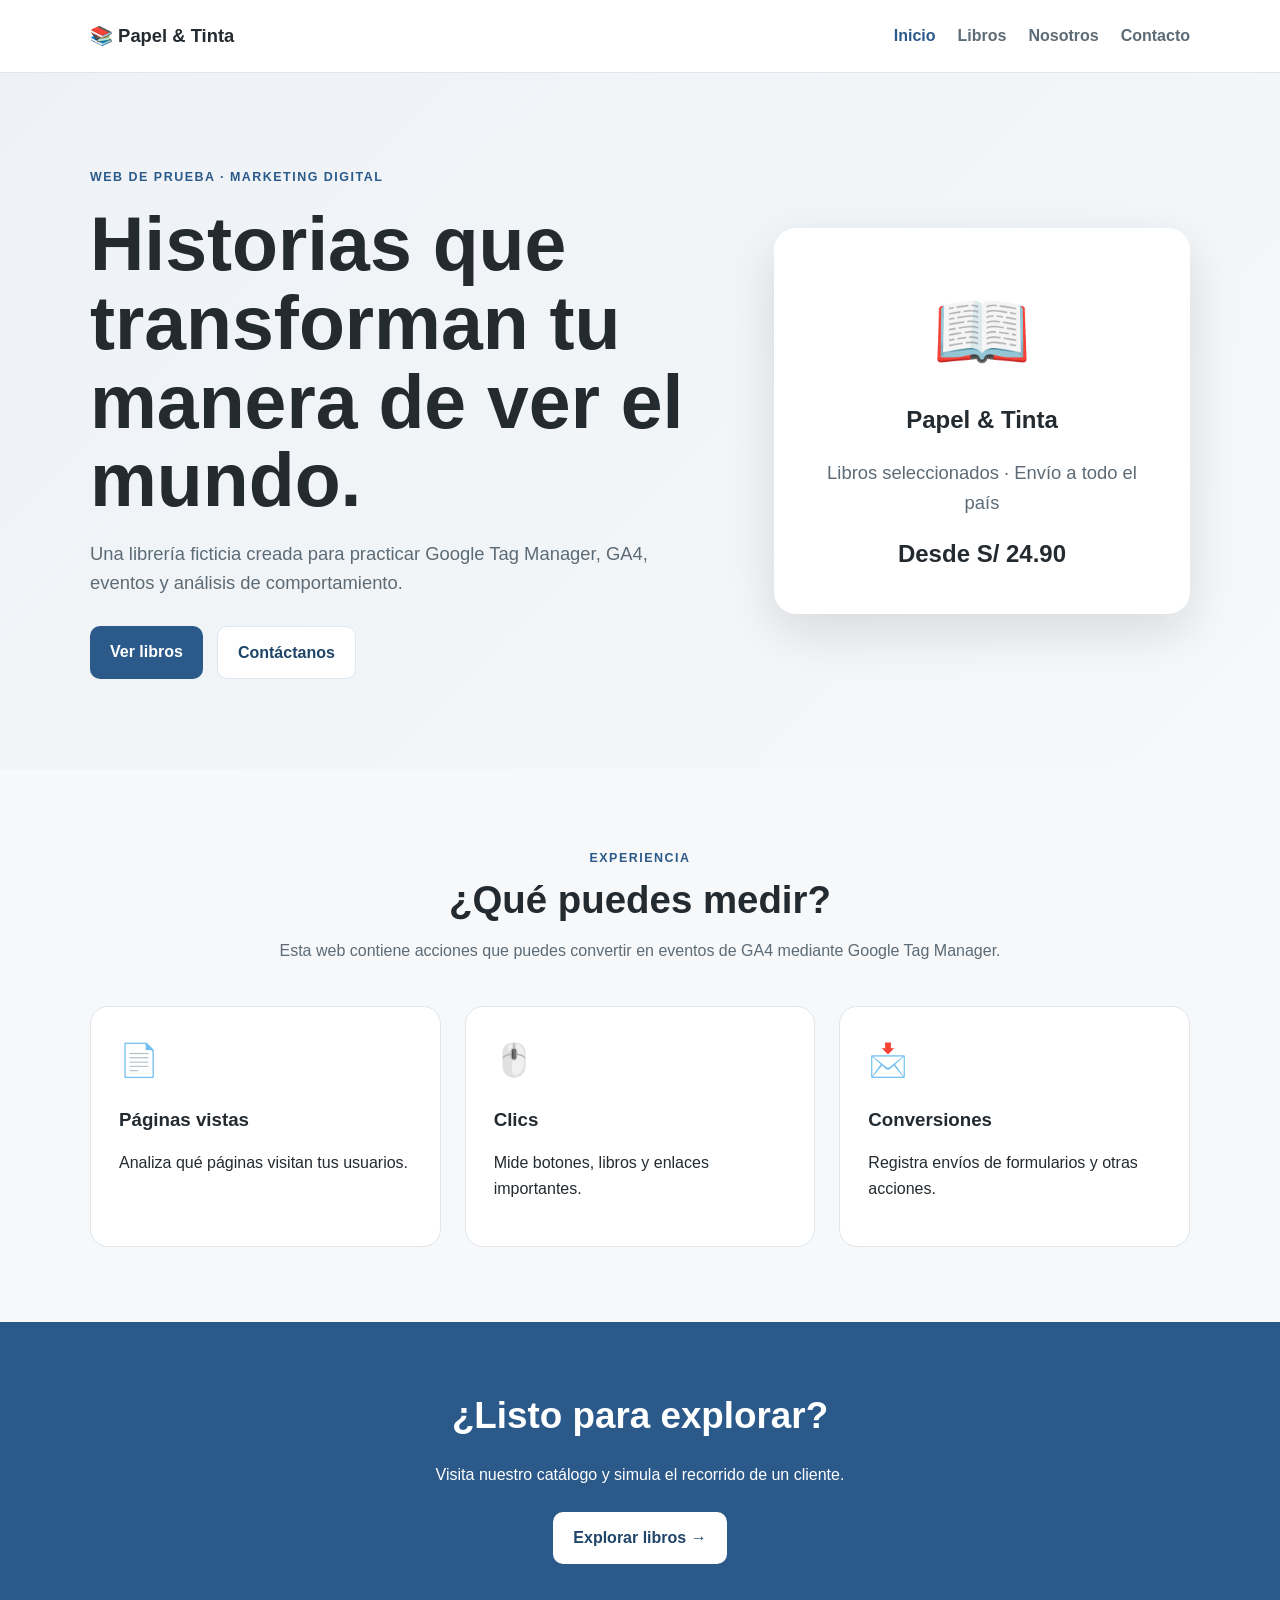
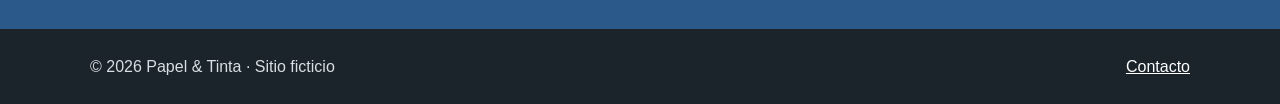
<file: index.html>
<!DOCTYPE html>
<html lang="es">
<head>
  <meta charset="UTF-8">
  <meta name="viewport" content="width=device-width, initial-scale=1.0">
  <title>Papel & Tinta | Web de prueba</title>
  <link rel="stylesheet" href="css/style.css">
  <!-- Google Tag Manager -->
<script>(function(w,d,s,l,i){w[l]=w[l]||[];w[l].push({'gtm.start':
new Date().getTime(),event:'gtm.js'});var f=d.getElementsByTagName(s)[0],
j=d.createElement(s),dl=l!='dataLayer'?'&l='+l:'';j.async=true;j.src=
'https://www.googletagmanager.com/gtm.js?id='+i+dl;f.parentNode.insertBefore(j,f);
})(window,document,'script','dataLayer','GTM-TW9PNZXG');</script>
<!-- End Google Tag Manager -->
<!-- TALLER GA4 + GTM: aquí podrás insertar posteriormente el código de Google Tag Manager -->
  <!-- Google tag (gtag.js) -->
<script async src="https://www.googletagmanager.com/gtag/js?id=G-SN4YZCFENQ"></script>
<script>
  window.dataLayer = window.dataLayer || [];
  function gtag(){dataLayer.push(arguments);}
  gtag('js', new Date());

  gtag('config', 'G-SN4YZCFENQ');
</script>
</head>
<body>
  <!-- Google Tag Manager (noscript) -->
<noscript><iframe src="https://www.googletagmanager.com/ns.html?id=GTM-TW9PNZXG"
height="0" width="0" style="display:none;visibility:hidden"></iframe></noscript>
<!-- End Google Tag Manager (noscript) -->

<header class="site-header"><nav class="nav container">
<a class="logo" href="index.html">📚 Papel & Tinta</a>
<div class="nav-links"><a class="active" href="index.html">Inicio</a><a href="productos.html">Libros</a><a href="nosotros.html">Nosotros</a><a href="contacto.html">Contacto</a></div>
</nav></header>

<main>
  <section class="hero">
    <div class="container hero-content">
      <div>
        <span class="badge">WEB DE PRUEBA · MARKETING DIGITAL</span>
        <h1>Historias que transforman tu manera de ver el mundo.</h1>
        <p>Una librería ficticia creada para practicar Google Tag Manager, GA4, eventos y análisis de comportamiento.</p>
        <div class="actions">
          <a class="btn primary" href="productos.html" id="btn-ver-productos">Ver libros</a>
          <a class="btn secondary" href="contacto.html" id="btn-contacto">Contáctanos</a>
        </div>
      </div>
      <div class="coffee-card">
        <div class="coffee-icon">📖</div>
        <h2>Papel & Tinta</h2>
        <p>Libros seleccionados · Envío a todo el país</p>
        <strong>Desde S/ 24.90</strong>
      </div>
    </div>
  </section>

  <section class="section">
    <div class="container">
      <div class="section-title">
        <span>Experiencia</span>
        <h2>¿Qué puedes medir?</h2>
        <p>Esta web contiene acciones que puedes convertir en eventos de GA4 mediante Google Tag Manager.</p>
      </div>
      <div class="grid three">
        <article class="feature"><div class="feature-icon">📄</div><h3>Páginas vistas</h3><p>Analiza qué páginas visitan tus usuarios.</p></article><article class="feature"><div class="feature-icon">🖱️</div><h3>Clics</h3><p>Mide botones, libros y enlaces importantes.</p></article><article class="feature"><div class="feature-icon">📩</div><h3>Conversiones</h3><p>Registra envíos de formularios y otras acciones.</p></article>
      </div>
    </div>
  </section>

  <section class="cta">
    <div class="container">
      <h2>¿Listo para explorar?</h2>
      <p>Visita nuestro catálogo y simula el recorrido de un cliente.</p>
      <a class="btn light" href="productos.html" id="btn-explorar">Explorar libros →</a>
    </div>
  </section>
</main>

<footer><div class="container footer-content"><span>© 2026 Papel & Tinta · Sitio ficticio</span><a href="contacto.html">Contacto</a></div></footer>
<script src="js/main.js"></script>
</body>
</html>
</file>
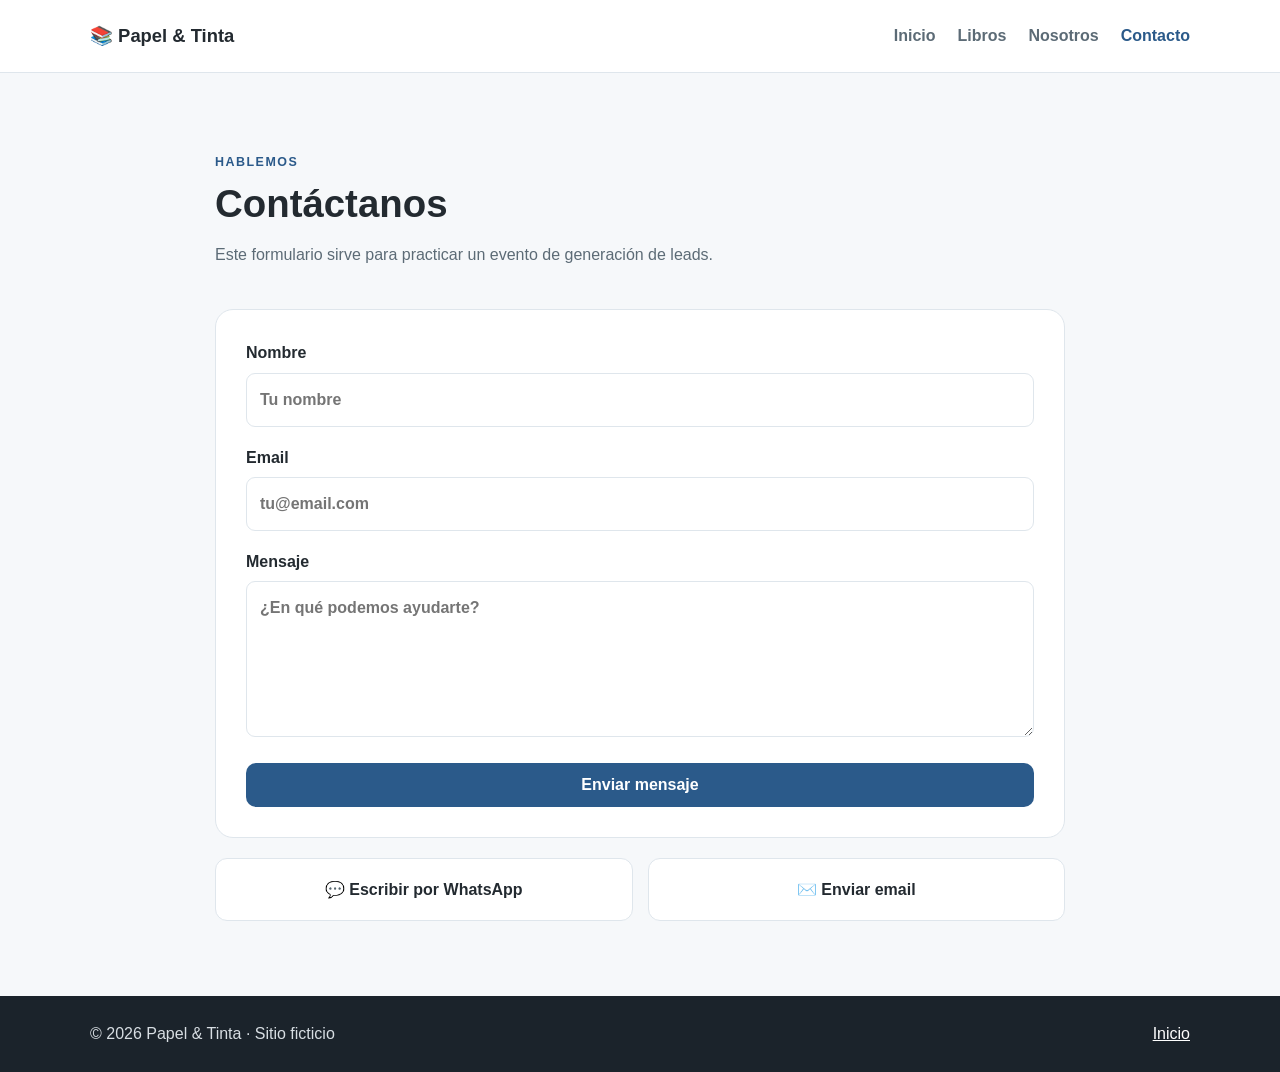
<file: contacto.html>
<!DOCTYPE html>
<html lang="es">
<head>
  <meta charset="UTF-8"><meta name="viewport" content="width=device-width, initial-scale=1.0">
  <title>Contacto | Papel & Tinta</title><link rel="stylesheet" href="css/style.css">
  <!-- Google Tag Manager -->
<script>(function(w,d,s,l,i){w[l]=w[l]||[];w[l].push({'gtm.start':
new Date().getTime(),event:'gtm.js'});var f=d.getElementsByTagName(s)[0],
j=d.createElement(s),dl=l!='dataLayer'?'&l='+l:'';j.async=true;j.src=
'https://www.googletagmanager.com/gtm.js?id='+i+dl;f.parentNode.insertBefore(j,f);
})(window,document,'script','dataLayer','GTM-TW9PNZXG');</script>
<!-- End Google Tag Manager -->

  <!-- Google tag (gtag.js) -->
<script async src="https://www.googletagmanager.com/gtag/js?id=G-SN4YZCFENQ"></script>
<script>
  window.dataLayer = window.dataLayer || [];
  function gtag(){dataLayer.push(arguments);}
  gtag('js', new Date());

  gtag('config', 'G-SN4YZCFENQ');
</script>
</head>
<body>
  <!-- Google Tag Manager (noscript) -->
<noscript><iframe src="https://www.googletagmanager.com/ns.html?id=GTM-TW9PNZXG"
height="0" width="0" style="display:none;visibility:hidden"></iframe></noscript>
<!-- End Google Tag Manager (noscript) -->

<header class="site-header"><nav class="nav container">
<a class="logo" href="index.html">📚 Papel & Tinta</a>
<div class="nav-links"><a href="index.html">Inicio</a><a href="productos.html">Libros</a><a href="nosotros.html">Nosotros</a><a class="active" href="contacto.html">Contacto</a></div>
</nav></header>
<main class="section">
<div class="container narrow">
<div class="section-title left"><span>Hablemos</span><h1>Contáctanos</h1><p>Este formulario sirve para practicar un evento de generación de leads.</p></div>
<form id="contact-form" class="contact-form">
<label>Nombre<input type="text" name="nombre" required placeholder="Tu nombre"></label>
<label>Email<input type="email" name="email" required placeholder="tu@email.com"></label>
<label>Mensaje<textarea name="mensaje" rows="5" required placeholder="¿En qué podemos ayudarte?"></textarea></label>
<button class="btn primary" type="submit" id="btn-enviar-formulario">Enviar mensaje</button>
</form>
<div id="form-success" class="success" hidden>¡Mensaje enviado! (Simulación para el taller.)</div>
<div class="contact-options">
<a href="https://wa.me/51999999991" target="_blank" rel="noopener" id="btn-whatsapp" class="option">💬 Escribir por WhatsApp</a>
<a href="mailto:contacto@papelytinta.test" id="btn-email" class="option">✉️ Enviar email</a>
</div>
</div>
</main>
<footer><div class="container footer-content"><span>© 2026 Papel & Tinta · Sitio ficticio</span><a href="index.html">Inicio</a></div></footer>
<script src="js/main.js"></script>
</body>
</html>
</file>
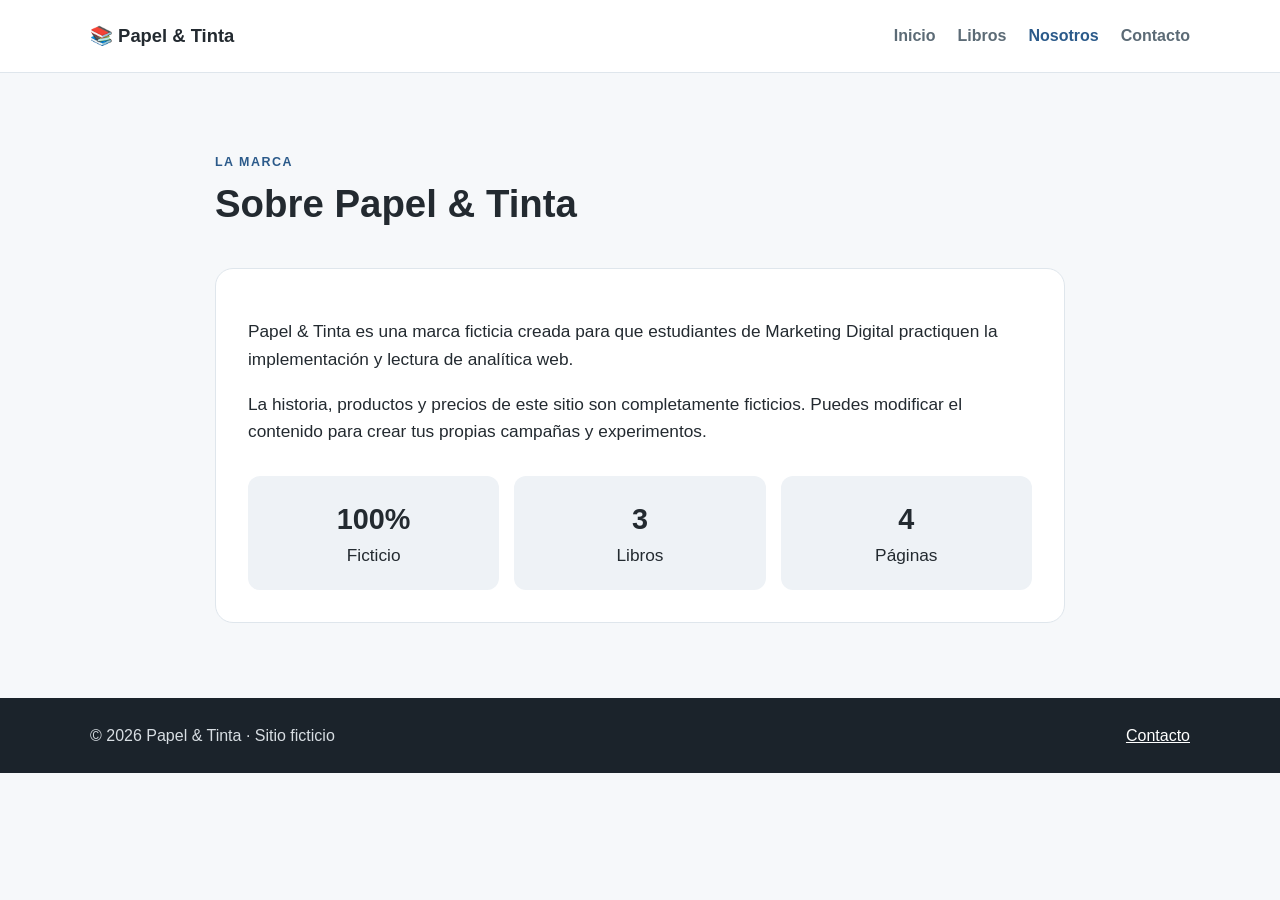
<file: nosotros.html>
<!DOCTYPE html>
<html lang="es">
<head>
  <meta charset="UTF-8"><meta name="viewport" content="width=device-width, initial-scale=1.0">
  <title>Nosotros | Papel & Tinta</title><link rel="stylesheet" href="css/style.css">
  <!-- Google Tag Manager -->
<script>(function(w,d,s,l,i){w[l]=w[l]||[];w[l].push({'gtm.start':
new Date().getTime(),event:'gtm.js'});var f=d.getElementsByTagName(s)[0],
j=d.createElement(s),dl=l!='dataLayer'?'&l='+l:'';j.async=true;j.src=
'https://www.googletagmanager.com/gtm.js?id='+i+dl;f.parentNode.insertBefore(j,f);
})(window,document,'script','dataLayer','GTM-TW9PNZXG');</script>
<!-- End Google Tag Manager -->

  <!-- Google tag (gtag.js) -->
<script async src="https://www.googletagmanager.com/gtag/js?id=G-SN4YZCFENQ"></script>
<script>
  window.dataLayer = window.dataLayer || [];
  function gtag(){dataLayer.push(arguments);}
  gtag('js', new Date());

  gtag('config', 'G-SN4YZCFENQ');
</script>
</head>
<body>
  
<!-- Google Tag Manager (noscript) -->
<noscript><iframe src="https://www.googletagmanager.com/ns.html?id=GTM-TW9PNZXG"
height="0" width="0" style="display:none;visibility:hidden"></iframe></noscript>
<!-- End Google Tag Manager (noscript) -->

<header class="site-header"><nav class="nav container">
<a class="logo" href="index.html">📚 Papel & Tinta</a>
<div class="nav-links"><a href="index.html">Inicio</a><a href="productos.html">Libros</a><a class="active" href="nosotros.html">Nosotros</a><a href="contacto.html">Contacto</a></div>
</nav></header>
<main class="section">
<div class="container narrow">
<div class="section-title left"><span>La marca</span><h1>Sobre Papel & Tinta</h1></div>
<div class="story"><p>Papel & Tinta es una marca ficticia creada para que estudiantes de Marketing Digital practiquen la implementación y lectura de analítica web.</p>
<p>La historia, productos y precios de este sitio son completamente ficticios. Puedes modificar el contenido para crear tus propias campañas y experimentos.</p>
<div class="stats"><div><strong>100%</strong><span>Ficticio</span></div><div><strong>3</strong><span>Libros</span></div><div><strong>4</strong><span>Páginas</span></div></div></div>
</div>
</main>
<footer><div class="container footer-content"><span>© 2026 Papel & Tinta · Sitio ficticio</span><a href="contacto.html">Contacto</a></div></footer>
<script src="js/main.js"></script>
</body>
</html>
</file>
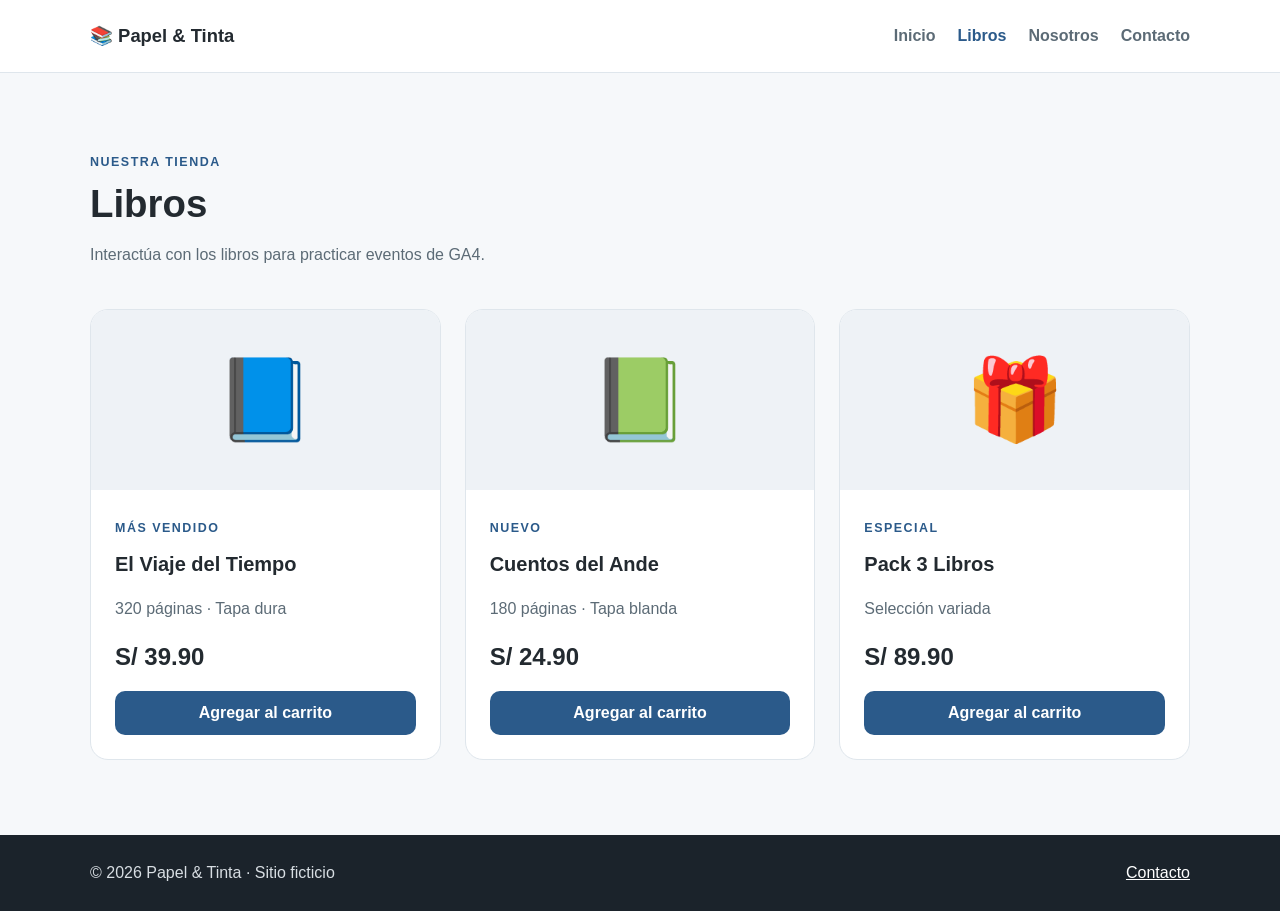
<file: productos.html>
<!DOCTYPE html>
<html lang="es">
<head>
  <meta charset="UTF-8">
  <meta name="viewport" content="width=device-width, initial-scale=1.0">
  <title>Libros | Papel & Tinta</title>
  <link rel="stylesheet" href="css/style.css">
  <!-- Google Tag Manager -->
<script>(function(w,d,s,l,i){w[l]=w[l]||[];w[l].push({'gtm.start':
new Date().getTime(),event:'gtm.js'});var f=d.getElementsByTagName(s)[0],
j=d.createElement(s),dl=l!='dataLayer'?'&l='+l:'';j.async=true;j.src=
'https://www.googletagmanager.com/gtm.js?id='+i+dl;f.parentNode.insertBefore(j,f);
})(window,document,'script','dataLayer','GTM-TW9PNZXG');</script>
<!-- End Google Tag Manager -->

  <!-- Google tag (gtag.js) -->
<script async src="https://www.googletagmanager.com/gtag/js?id=G-SN4YZCFENQ"></script>
<script>
  window.dataLayer = window.dataLayer || [];
  function gtag(){dataLayer.push(arguments);}
  gtag('js', new Date());

  gtag('config', 'G-SN4YZCFENQ');
</script>
</head>
<body>
  <!-- Google Tag Manager (noscript) -->
<noscript><iframe src="https://www.googletagmanager.com/ns.html?id=GTM-TW9PNZXG"
height="0" width="0" style="display:none;visibility:hidden"></iframe></noscript>
<!-- End Google Tag Manager (noscript) -->

<header class="site-header"><nav class="nav container">
<a class="logo" href="index.html">📚 Papel & Tinta</a>
<div class="nav-links"><a href="index.html">Inicio</a><a class="active" href="productos.html">Libros</a><a href="nosotros.html">Nosotros</a><a href="contacto.html">Contacto</a></div>
</nav></header>

<main class="section">
  <div class="container">
    <div class="section-title left">
      <span>Nuestra tienda</span><h1>Libros</h1>
      <p>Interactúa con los libros para practicar eventos de GA4.</p>
    </div>
    <div class="grid three">
      <article class="product-card">
        <div class="product-image">📘</div><div class="product-body">
        <span class="tag">Más vendido</span><h2>El Viaje del Tiempo</h2><p>320 páginas · Tapa dura</p><div class="price">S/ 39.90</div>
        <button class="btn primary product-btn" data-product="El Viaje del Tiempo" data-price="39.90">Agregar al carrito</button>
        </div>
      </article>
      <article class="product-card">
        <div class="product-image">📗</div><div class="product-body">
        <span class="tag">Nuevo</span><h2>Cuentos del Ande</h2><p>180 páginas · Tapa blanda</p><div class="price">S/ 24.90</div>
        <button class="btn primary product-btn" data-product="Cuentos del Ande" data-price="24.90">Agregar al carrito</button>
        </div>
      </article>
      <article class="product-card">
        <div class="product-image">🎁</div><div class="product-body">
        <span class="tag">Especial</span><h2>Pack 3 Libros</h2><p>Selección variada</p><div class="price">S/ 89.90</div>
        <button class="btn primary product-btn" data-product="Pack 3 Libros" data-price="89.90">Agregar al carrito</button>
        </div>
      </article>
    </div>
    <div id="message" class="message" aria-live="polite"></div>
  </div>
</main>
<footer><div class="container footer-content"><span>© 2026 Papel & Tinta · Sitio ficticio</span><a href="contacto.html">Contacto</a></div></footer>
<script src="js/main.js"></script>
</body>
</html>
</file>
<file: css/style.css>
*{box-sizing:border-box}html{scroll-behavior:smooth}body{margin:0;font-family:Arial,Helvetica,sans-serif;color:#232a30;background:#f6f8fa;line-height:1.6}.container{width:min(1100px,92%);margin:auto}.narrow{max-width:850px}.site-header{background:#fff;border-bottom:1px solid #dfe6ec;position:sticky;top:0;z-index:10}.nav{min-height:72px;display:flex;align-items:center;justify-content:space-between;gap:20px}.logo{font-weight:800;font-size:1.15rem;color:#232a30;text-decoration:none}.nav-links{display:flex;gap:22px}.nav-links a{color:#5c6b76;text-decoration:none;font-weight:600}.nav-links a:hover,.nav-links .active{color:#2b5a8a}.hero{background:linear-gradient(135deg,#eef2f6,#f6f8fa);padding:90px 0}.hero-content{display:grid;grid-template-columns:1.5fr 1fr;gap:60px;align-items:center}.badge,.section-title span,.tag{font-size:.78rem;font-weight:800;letter-spacing:.12em;text-transform:uppercase;color:#2b5a8a}.hero h1{font-size:clamp(2.5rem,6vw,4.7rem);line-height:1.05;margin:16px 0}.hero p{font-size:1.15rem;max-width:650px;color:#5c6b76}.actions{display:flex;gap:14px;flex-wrap:wrap;margin-top:28px}.btn{display:inline-block;border:0;border-radius:10px;padding:13px 20px;font-weight:800;text-decoration:none;cursor:pointer;font-size:1rem}.primary{background:#2b5a8a;color:#fff}.primary:hover{background:#1f4569}.secondary{background:#fff;color:#1f4569;border:1px solid #dfe6ec}.light{background:#fff;color:#1f4569}.coffee-card{background:#ffffff;border-radius:22px;padding:40px;text-align:center;box-shadow:0 18px 50px rgba(20,20,20,.12)}.coffee-icon{font-size:5rem}.coffee-card h2{margin:5px 0}.coffee-card strong{display:block;margin-top:18px;font-size:1.5rem}.section{padding:75px 0}.section-title{text-align:center;margin-bottom:42px}.section-title.left{text-align:left}.section-title h1,.section-title h2{font-size:2.4rem;line-height:1.15;margin:8px 0}.section-title p{color:#5c6b76}.grid{display:grid;gap:24px}.three{grid-template-columns:repeat(3,1fr)}.feature,.product-card,.story,.contact-form{background:#ffffff;border:1px solid #dfe6ec;border-radius:18px}.feature{padding:28px}.feature-icon{font-size:2rem}.feature h3{margin-bottom:5px}.product-card{overflow:hidden}.product-image{height:180px;background:#eef2f6;display:flex;align-items:center;justify-content:center;font-size:5rem}.product-body{padding:24px}.product-body h2{font-size:1.25rem;margin:8px 0}.product-body p{color:#5c6b76}.price{font-size:1.5rem;font-weight:800;margin:15px 0}.product-btn{width:100%}.message{margin-top:25px;padding:15px;border-radius:10px;background:#eef2f6;display:none}.message.show{display:block}.cta{padding:65px 0;text-align:center;background:#2b5a8a;color:#fff}.cta h2{font-size:2.3rem;margin:0 0 8px}.cta p{margin-bottom:25px}.story{padding:32px;font-size:1.08rem}.stats{display:grid;grid-template-columns:repeat(3,1fr);gap:15px;margin-top:30px}.stats div{background:#eef2f6;border-radius:12px;padding:20px;text-align:center}.stats strong,.stats span{display:block}.stats strong{font-size:1.8rem}.contact-form{padding:30px;display:grid;gap:18px}.contact-form label{font-weight:700}.contact-form input,.contact-form textarea{width:100%;margin-top:7px;padding:13px;border:1px solid #dfe6ec;border-radius:9px;font:inherit}.success{margin-top:20px;background:#e7f3e8;padding:15px;border-radius:10px;color:#286238}.contact-options{display:grid;grid-template-columns:1fr 1fr;gap:15px;margin-top:20px}.option{background:#ffffff;border:1px solid #dfe6ec;border-radius:12px;padding:18px;text-decoration:none;color:#232a30;text-align:center;font-weight:700}footer{background:#1b232b;color:#d8dee3;padding:25px 0}.footer-content{display:flex;justify-content:space-between;gap:15px}.footer-content a{color:#fff}@media(max-width:750px){.hero-content,.three{grid-template-columns:1fr}.nav{flex-direction:column;padding:15px 0}.nav-links{flex-wrap:wrap;justify-content:center;gap:12px}.hero{padding:55px 0}.contact-options,.stats{grid-template-columns:1fr}.footer-content{flex-direction:column}}
</file>
